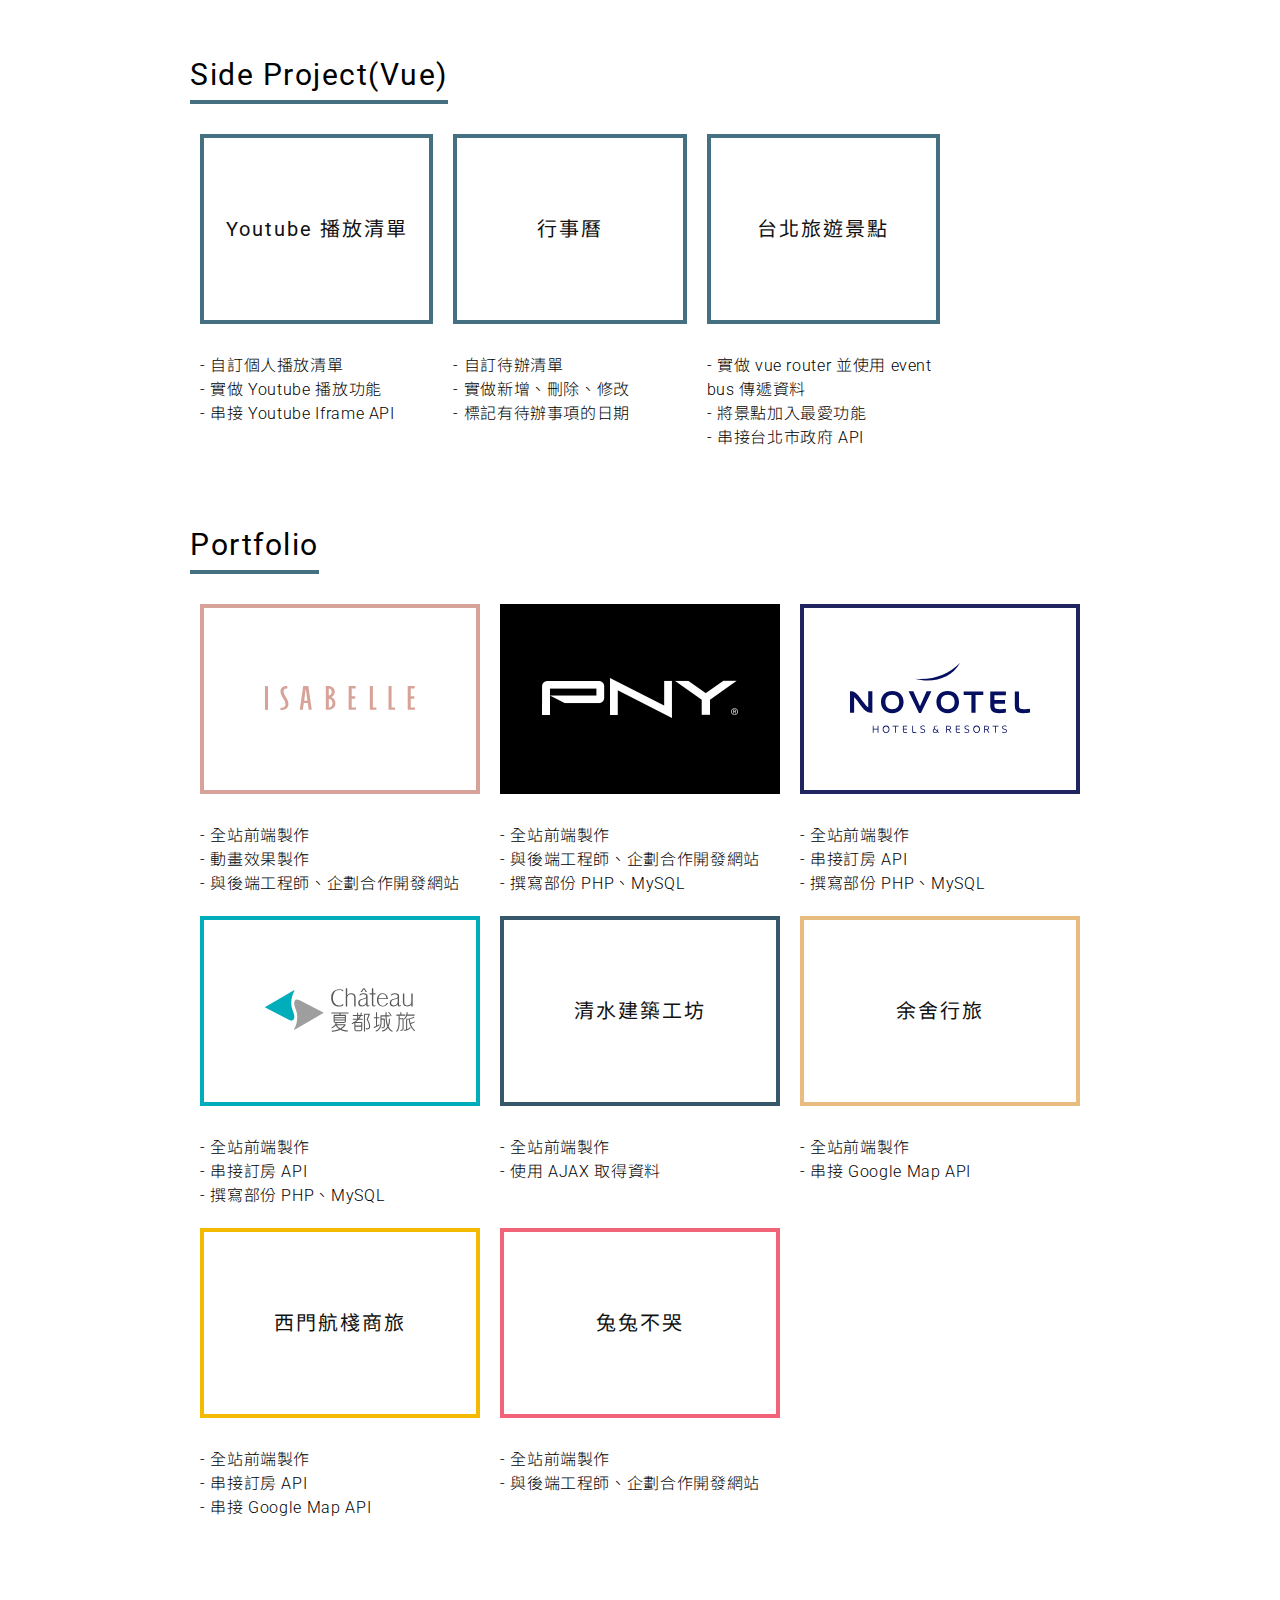
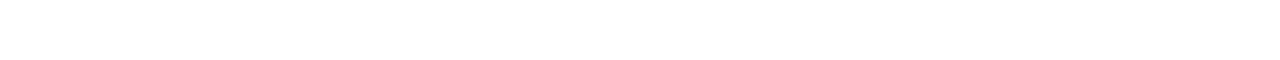
<file: index.html>
<!DOCTYPE html>
<html lang="en">

<head>
  <meta charset="UTF-8" />
  <meta
    name="viewport"
    content="width=device-width, initial-scale=1.0"
  />
  <title>Protfolio</title>
  <link
    rel="shortcut icon"
    href="image/trans32.png"
  />
  <link
    href="https://fonts.googleapis.com/css2?family=Noto+Sans+TC:wght@300;400&family=Noto+Serif+TC:wght@600&family=Roboto&display=swap"
    rel="stylesheet"
  />
  <link
    rel="stylesheet"
    href="css/reset.css"
  />
  <link
    rel="stylesheet"
    href="css/main.css"
  />
</head>

<body>
  <div class="resume">
    <!-- redo -->

    <div class="demoArea">
      <div class="top bottomLine">Side Project(Vue)</div>
      <div class="bottom">
        <ul class="demoList">
          <li>
            <div class="item">
              <div class="demoName">Youtube 播放清單</div>
            </div>
            <div class="demoExp">
              - 自訂個人播放清單<br />
              - 實做 Youtube 播放功能<br />
              - 串接 Youtube Iframe API
            </div>
            <a
              href="https://rexchip.github.io/play-list/"
              target="_blank"
            ></a>
          </li>

          <li>
            <div class="item">
              <div class="demoName">行事曆</div>
            </div>
            <div class="demoExp">
              - 自訂待辦清單<br />
              - 實做新增、刪除、修改<br />
              - 標記有待辦事項的日期
            </div>
            <a
              href="https://rexchip.github.io/calendar/"
              target="_blank"
            ></a>
          </li>

          <li>
            <div class="item">
              <div class="demoName">台北旅遊景點</div>
            </div>
            <div class="demoExp">
              - 實做 vue router 並使用 event bus 傳遞資料<br />
              - 將景點加入最愛功能<br />
              - 串接台北市政府 API
            </div>
            <a
              href="https://rexchip.github.io/attractions/"
              target="_blank"
            ></a>
          </li>

          <!-- <li>
            <div class="item">
              <div class="demoName">貨幣匯率圖表</div>
            </div>
            <div class="demoExp">
              - 利用圖表呈現每日貨幣資訊<br />
              - 轉換貨幣功能<br />
              - 串接貨幣 API
            </div>
            <a
              href="https://rexchip.github.io/exchangerate/"
              target="_blank"
            ></a>
          </li> -->

          <!-- <li>
            <div class="item">
              <div class="demoName">Youtube 熱門歌曲</div>
            </div>
            <div class="demoExp">
              - 使用 Vue component 管理各個組件<br />
              - 使用 Vue-router 實做 SPA 頁面<br />
              - 串接 Youtube Data API
            </div>
            <a
              href=""
              target="_blank"
            ></a>
          </li> -->

          <!-- <li>
            <div class="item">
              <div class="demoName">空氣品質</div>
            </div>
            <div class="demoExp">
              - 搜尋縣市取得空氣品質資訊<br />
              - 串接空氣品質 API
            </div>
            <a
              href="https://codepen.io/Midorii/full/ZEQMPag"
              target="_blank"
            ></a>
          </li> -->
        </ul>
      </div>
    </div>

    <div class="demoArea">
      <div class="top bottomLine">Portfolio</div>
      <div class="btottom">
        <ul class="demoList">
          <li>
            <div class="item one">
              <div class="demoName">
                <svg class="icon-isabelle">
                  <use xlink:href="#icon-isabelle"></use>
                </svg>
              </div>
            </div>
            <div class="demoExp">
              - 全站前端製作<br />
              - 動畫效果製作<br />
              - 與後端工程師、企劃合作開發網站
            </div>
            <a
              href="https://www.isabelle.com.tw/welcome/"
              target="_blank"
            ></a>
          </li>

          <li>
            <div class="item two">
              <div class="demoName">
                <img src="image/1.png" />
              </div>
            </div>
            <div class="demoExp">
              - 全站前端製作<br />
              - 與後端工程師、企劃合作開發網站<br />
              - 撰寫部份 PHP、MySQL
            </div>
            <a
              href="https://www.pny.com.tw/tw/"
              target="_blank"
            ></a>
          </li>

          <!-- <li>
            <div class="item five">
              <div class="demoName">
                <img src="image/2.png" />
              </div>
            </div>
            <div class="demoExp">
              - 全站前端製作<br />
              - 動畫效果製作<br />
              - 與後端工程師、企劃合作開發網站<br />
              - 撰寫部份 PHP、MySQL
            </div>
            <a
              href="https://www.adpclab.com/tw/"
              target="_blank"
            ></a>
          </li> -->

          <li>
            <div class="item six">
              <div class="demoName">
                <svg class="icon-novotel">
                  <use xlink:href="#icon-novotel"></use>
                </svg>
              </div>
            </div>
            <div class="demoExp">
              - 全站前端製作<br />
              - 串接訂房 API<br />
              - 撰寫部份 PHP、MySQL
            </div>
            <a
              href="https://www.novoteltaipeiairport.com/tw/"
              target="_blank"
            ></a>
          </li>

          <li>
            <div class="item three">
              <div class="demoName">
                <svg class="icon-tnchateau">
                  <use xlink:href="#icon-tnchateau"></use>
                </svg>
              </div>
            </div>
            <div class="demoExp">
              - 全站前端製作<br />
              - 串接訂房 API<br />
              - 撰寫部份 PHP、MySQL
            </div>
            <a
              href="https://www.tnchateau.com.tw/"
              target="_blank"
            ></a>
          </li>

          <li>
            <div class="item four">
              <div class="demoName"></div>
            </div>
            <div class="demoExp">
              - 全站前端製作<br />
              - 使用 AJAX 取得資料<br />
            </div>
            <a
              href="https://www.fuguach.com.tw/"
              target="_blank"
            ></a>
          </li>

          <li>
            <div class="item eight">
              <div class="demoName"></div>
            </div>
            <div class="demoExp">
              - 全站前端製作<br />
              - 串接 Google Map API
            </div>
            <a
              href="https://www.royalroihotel.com.tw/"
              target="_blank"
            ></a>
          </li>

          <li>
            <div class="item nine">
              <div class="demoName"></div>
            </div>
            <div class="demoExp">
              - 全站前端製作<br />
              - 串接訂房 API<br />
              - 串接 Google Map API
            </div>
            <a
              href="http://airline.ximenhotel.com.tw/"
              target="_blank"
            ></a>
          </li>

          <li>
            <div class="item seven">
              <div class="demoName"></div>
            </div>
            <div class="demoExp">
              - 全站前端製作<br />
              - 與後端工程師、企劃合作開發網站
            </div>
            <a
              href="https://www.922.org.tw/"
              target="_blank"
            ></a>
          </li>

          <!-- <li>
            <div class="item">
              <div class="demoName">AJAX</div>
            </div>
            <a
              href="ajax/index.html"
              target="_blank"
            ></a>
          </li> -->
        </ul>
      </div>
    </div>
    <!-- deniArea end -->
  </div>
  <!-- resume end -->

  <script src="js/main.js"></script>

  <svg display="none">
    <symbol
      id="circle"
      viewBox="0 0 50 50"
    >
      <circle
        cx="25"
        cy="25"
        r="20"
        fill="#FFFFFF"
        stroke="#45B0DC"
        stroke-width="5"
        stroke-dasharray="125.66"
      />
      <!-- storke-dasharry => radius * 2 * 3.14 -->
    </symbol>

    <symbol
      id="icon-isabelle"
      viewBox="0 0 150 24"
    >
      <rect
        y="0.108"
        width="3.01"
        height="23.75"
      />
      <path
        fill-rule="evenodd"
        clip-rule="evenodd"
        d="M15.468,5.241
          c-0.039,4.814,5.149,8.846,5.021,12.911c-0.163,3.602-3.593,3.497-3.593,3.497h-1.382V24h1.634c0.164,0,6.312-0.209,6.312-5.956
          C23.42,12.552,18.57,9.7,18.524,5.35c0-2.819,3.056-2.819,3.138-2.819h0.711V0H21.2C21.161,0,15.514,0.071,15.468,5.241"
      />
      <path
        fill-rule="evenodd"
        clip-rule="evenodd"
        d="M34.763,23.858h3.013l1.066-6.762
          h3.912l0.963,6.762h3.031L43.341,0.124h-5.142L34.763,23.858z M40.768,2.549l1.631,12.201H39.18L40.768,2.549z"
      />
      <path
        fill-rule="evenodd"
        clip-rule="evenodd"
        d="M63.503,23.858
          c3.891,0,7.028-2.744,6.9-6.601c-0.042-2.493-1.044-4.563-3.261-5.776l-0.754-0.427l0.839-0.606
          c1.755-1.288,2.509-2.639,2.509-4.634c0-3.459-2.718-5.706-6.404-5.706h-2.501v23.75H63.503z M63.794,2.602
          c0.085,0,2.889-0.072,2.928,3.287c0.043,2.493-1.506,3.171-2.928,3.527V2.602z M67.561,17.258c0,4.032-3.721,4.429-3.721,4.429
          v-9.022C63.88,12.665,67.561,13.159,67.561,17.258"
      />
      <polygon
        fill-rule="evenodd"
        clip-rule="evenodd"
        points="83.683,23.858 90.964,23.858
          90.964,21.507 86.692,21.507 86.692,12.694 90.253,12.694 90.253,10.306 86.692,10.306 86.692,2.564 90.622,2.564 90.622,0.108
          83.683,0.108 	"
      />
      <polygon
        fill-rule="evenodd"
        clip-rule="evenodd"
        points="107.878,0.108 104.864,0.108
          104.864,23.858 111.389,23.858 111.389,21.432 107.878,21.432 	"
      />
      <polygon
        fill-rule="evenodd"
        clip-rule="evenodd"
        points="126.555,0.108 123.541,0.108
          123.541,23.858 130.065,23.858 130.065,21.432 126.555,21.432 	"
      />
      <polygon
        fill-rule="evenodd"
        clip-rule="evenodd"
        points="142.727,23.858 150,23.858
          150,21.507 145.736,21.507 145.736,12.694 149.289,12.694 149.289,10.306 145.736,10.306 145.736,2.564 149.673,2.564
          149.673,0.108 142.727,0.108 	"
      />
    </symbol>

    <symbol
      id="icon-tnchateau"
      viewBox="0 0 226 65.301"
    >
      <g>
        <g>
          <path
            fill="#595757"
            d="M208.015,44.914h-5.144v-3.709h8.042c0.438,0,0.795-0.356,0.795-0.795c0-0.439-0.357-0.796-0.795-0.796
                h-5.401v-3.186c0-0.44-0.356-0.796-0.795-0.796c-0.44,0-0.796,0.355-0.796,0.796v3.186h-5.4c-0.439,0-0.795,0.356-0.795,0.796
                c0,0.438,0.356,0.795,0.795,0.795h2.76v10.901c0.004,2.479-0.576,9.433-3.283,11.798c-0.332,0.289-0.366,0.793-0.077,1.122
                c0.157,0.181,0.378,0.274,0.6,0.274c0.186,0,0.373-0.066,0.523-0.197c3.802-3.322,3.828-12.606,3.827-13v-5.6h4.349v14.548
                c0,0.8-0.651,1.448-1.45,1.448h-1.272c-0.44,0-0.795,0.357-0.795,0.797c0,0.438,0.355,0.795,0.795,0.795h1.272
                c1.676,0,3.041-1.363,3.041-3.04V45.709C208.811,45.269,208.455,44.914,208.015,44.914z"
          />
          <path
            fill="#595757"
            d="M209.431,45.337c-0.349,0.267-0.415,0.765-0.148,1.114c0.157,0.205,0.393,0.313,0.632,0.313
                c0.169,0,0.339-0.053,0.483-0.164c2.017-1.544,3.13-3.561,3.744-5.395h10.763c0.439,0,0.795-0.356,0.795-0.795
                c0-0.439-0.356-0.796-0.795-0.796h-10.332c0.371-1.769,0.314-3.107,0.308-3.226c-0.023-0.439-0.385-0.775-0.835-0.754
                c-0.438,0.023-0.775,0.395-0.754,0.835C213.295,36.526,213.523,42.203,209.431,45.337z"
          />
          <path
            fill="#595757"
            d="M225.681,62.99c-3.027-2.262-4.852-5.842-5.947-9.129l5.435-2.211c0.407-0.167,0.604-0.633,0.438-1.038
                c-0.167-0.406-0.629-0.601-1.037-0.437l-5.301,2.156c-0.677-2.441-0.963-4.549-1.071-5.582c3.929-0.875,6.329-2.283,6.463-2.365
                c0.377-0.225,0.499-0.713,0.275-1.088c-0.225-0.379-0.713-0.502-1.091-0.277c-0.041,0.025-4.227,2.473-10.515,2.79
                c-0.423,0.021-0.756,0.37-0.756,0.794v15.449c-1.54,0.434-2.639,0.447-2.661,0.447c-0.438,0.002-0.793,0.357-0.793,0.797
                c0,0.438,0.356,0.795,0.795,0.795c0.207,0,5.108-0.045,9.179-3.964c0.316-0.304,0.326-0.81,0.021-1.124
                c-0.304-0.318-0.809-0.328-1.125-0.021c-1.246,1.199-2.594,1.99-3.825,2.512V47.351c0.864-0.065,1.684-0.171,2.459-0.296
                c0.31,2.967,1.776,12.484,8.105,17.209c0.142,0.108,0.31,0.16,0.474,0.16c0.243,0,0.482-0.109,0.639-0.32
                C226.104,63.752,226.033,63.253,225.681,62.99z"
          />
        </g>
        <g>
          <path
            fill="#595757"
            d="M172.595,54.896c-0.194-0.395-0.671-0.558-1.065-0.364l-2.729,1.341V45.072h3.079
                c0.439,0,0.796-0.357,0.796-0.797c0-0.438-0.356-0.795-0.796-0.795h-3.079v-6.836c0-0.441-0.356-0.797-0.795-0.797
                s-0.795,0.355-0.795,0.797v6.836h-2.704c-0.439,0-0.795,0.356-0.795,0.795c0,0.439,0.356,0.797,0.795,0.797h2.704v11.34
                c0,0.078,0.015,0.152,0.037,0.224l-3.092,1.52c-0.393,0.193-0.557,0.671-0.362,1.065c0.138,0.281,0.42,0.444,0.715,0.444
                c0.117,0,0.236-0.026,0.349-0.081l7.375-3.624C172.626,55.767,172.788,55.289,172.595,54.896z"
          />
          <path
            fill="#595757"
            d="M191.934,63.77c-2.585-1.086-4.404-3.438-5.687-6.227c1.919-3.902,1.96-7.722,1.96-7.79v-3.407
                c0-0.44-0.356-0.797-0.795-0.797c-0.439,0-0.796,0.356-0.796,0.797v3.407c0,0.054-0.029,2.713-1.195,5.739
                c-1.822-5.176-2.15-11.082-2.209-13.227h3.961c0.439,0,0.796-0.356,0.796-0.797c0-0.439-0.356-0.793-0.796-0.793h-3.974v-4.23
                c0-0.441-0.356-0.797-0.795-0.797s-0.795,0.355-0.795,0.797v4.23h-6.827c-0.439,0-0.795,0.354-0.795,0.793v11.279
                c-0.001,0.086-0.199,8.822-6.752,10.906c-0.419,0.135-0.65,0.581-0.517,1c0.108,0.338,0.421,0.555,0.758,0.555
                c0.08,0,0.16-0.012,0.241-0.037c7.655-2.436,7.856-11.998,7.86-12.415v-5.534c0.018,0.002,0.035,0.006,0.053,0.006h3.358v9.944
                c0,0.798-0.65,1.45-1.449,1.45h-1.219c-0.438,0-0.795,0.355-0.795,0.793c0,0.44,0.357,0.797,0.795,0.797h1.219
                c1.676,0,3.04-1.363,3.04-3.04V46.434c0-0.439-0.356-0.797-0.795-0.797h-4.154c-0.018,0-0.036,0.004-0.053,0.006v-3.377h6.038
                c0.051,2.418,0.415,9.449,2.867,15.24c-1.417,2.543-3.776,5.006-7.704,6.127c-0.422,0.12-0.667,0.561-0.546,0.982
                c0.1,0.35,0.418,0.578,0.765,0.578c0.072,0,0.146-0.011,0.218-0.032c3.936-1.122,6.458-3.438,8.08-5.939
                c1.405,2.66,3.345,4.89,6.023,6.015c0.1,0.042,0.205,0.064,0.308,0.064c0.31,0,0.605-0.186,0.733-0.488
                C192.529,64.406,192.339,63.939,191.934,63.77z"
          />
          <path
            fill="#595757"
            d="M189.043,41.466c0.106,0.341,0.42,0.561,0.759,0.561c0.079,0,0.158-0.013,0.236-0.036
                c0.42-0.131,0.654-0.576,0.523-0.996c-0.595-1.919-3.123-4.776-3.41-5.098c-0.292-0.326-0.796-0.354-1.123-0.061
                c-0.328,0.293-0.356,0.795-0.063,1.123C186.682,37.756,188.626,40.121,189.043,41.466z"
          />
        </g>
        <path
          fill="#595757"
          d="M125.367,36.315h-24.901c-0.439,0-0.795,0.356-0.795,0.794c0,0.44,0.356,0.797,0.795,0.797h11.655v2.027
              h-7.958c-0.439,0-0.795,0.354-0.795,0.795v8.459c0,1.642,1.307,2.979,2.935,3.035c-0.047,1.117-0.69,4.143-5.916,6.635
              c-0.396,0.188-0.565,0.664-0.376,1.061c0.137,0.286,0.422,0.453,0.719,0.453c0.114,0,0.231-0.024,0.341-0.078
              c2.781-1.326,4.437-2.831,5.42-4.217c0.06,0.077,0.124,0.162,0.194,0.254c0.769,1.018,2.314,3.055,5.057,4.913
              c-2.703,1.222-6.178,2.2-10.584,2.466c-0.439,0.026-0.772,0.404-0.746,0.842c0.026,0.422,0.376,0.75,0.792,0.75
              c0.017,0,0.033-0.002,0.05-0.002c5.178-0.314,9.146-1.549,12.135-3.053c2.699,1.477,6.305,2.666,11.08,2.844
              c0.01,0,0.021,0,0.03,0c0.426,0,0.778-0.336,0.794-0.766c0.016-0.438-0.326-0.807-0.765-0.824
              c-3.996-0.149-7.092-1.021-9.487-2.168c4.492-2.723,6.218-5.858,6.335-6.078c0.131-0.244,0.123-0.543-0.021-0.782
              c-0.145-0.239-0.403-0.385-0.682-0.385H107.66c-0.045,0-0.09,0.005-0.133,0.013c0.266-0.764,0.35-1.412,0.365-1.871h10.99
              c1.676,0,3.041-1.364,3.041-3.041v-8.459c0-0.44-0.356-0.795-0.796-0.795h-7.414v-2.027h11.655c0.439,0,0.795-0.356,0.795-0.797
              C126.163,36.672,125.806,36.315,125.367,36.315z M120.33,46.968h-15.371v-1.921h15.371V46.968z M113.372,60.428
              c-2.704-1.647-4.281-3.57-5.184-4.75h10.973C118.22,56.866,116.393,58.766,113.372,60.428z M118.881,50.637h-12.472
              c-0.8,0-1.45-0.648-1.45-1.449v-0.629h15.371v0.629C120.33,49.988,119.68,50.637,118.881,50.637z M120.33,43.456h-15.371v-1.934
              h15.371V43.456z"
        />
        <g>
          <path
            fill="#595757"
            d="M146.67,41.85c0.438,0,0.795-0.357,0.795-0.797s-0.357-0.795-0.795-0.795h-1.475
                c0.584-1.687,0.686-2.822,0.695-2.958c0.032-0.438-0.297-0.817-0.734-0.849c-0.437-0.035-0.818,0.293-0.852,0.73
                c-0.003,0.035-0.119,1.255-0.837,3.076h-3.036v-2.875c0-0.439-0.356-0.795-0.796-0.795c-0.439,0-0.795,0.355-0.795,0.795v2.875
                h-5.921c-0.439,0-0.795,0.355-0.795,0.795s0.356,0.797,0.795,0.797h5.921v3.883h-5.921c-0.439,0-0.795,0.357-0.795,0.795
                c0,0.44,0.356,0.797,0.795,0.797h5.692c-1.843,1.771-4.272,3.538-7.487,5.078c-0.396,0.189-0.564,0.664-0.375,1.061
                c0.137,0.285,0.421,0.453,0.719,0.453c0.115,0,0.232-0.025,0.343-0.079c1.013-0.486,1.946-0.993,2.82-1.513v9.395
                c0,1.678,1.364,3.041,3.04,3.041h5.838c1.677,0,3.041-1.363,3.041-3.041V51.479c0-0.438-0.357-0.794-0.796-0.794h-8.639
                c1.496-1.102,2.737-2.236,3.767-3.361h5.789c0.438,0,0.795-0.356,0.795-0.797c0-0.438-0.357-0.795-0.795-0.795h-4.459
                c1.053-1.383,1.807-2.707,2.345-3.883H146.67z M143.508,63.17h-5.838c-0.799,0-1.449-0.651-1.449-1.451v-3.98h8.737v3.98
                C144.958,62.519,144.307,63.17,143.508,63.17z M144.958,56.148h-8.737v-3.873h8.737V56.148z M140.431,45.355V41.85h2.313
                C142.19,42.928,141.439,44.121,140.431,45.355z"
          />
          <path
            fill="#595757"
            d="M154.906,46.783l2.989-7.377c0.099-0.244,0.07-0.523-0.078-0.741c-0.147-0.222-0.395-0.353-0.659-0.353
                h-7.309c-0.439,0-0.796,0.356-0.796,0.797c0,0.012,0.004,0.023,0.004,0.039c0,0.012-0.004,0.023-0.004,0.038v25.317
                c0,0.439,0.356,0.797,0.796,0.797s0.795-0.357,0.795-0.797V39.903h5.332l-2.699,6.663c-0.099,0.243-0.07,0.52,0.074,0.74
                c0.05,0.072,4.85,7.395,3.084,11.752c-0.215,0.335-1.371,1.938-3.557,1.119c-0.411-0.154-0.87,0.055-1.024,0.467
                c-0.154,0.41,0.054,0.869,0.465,1.023c0.623,0.233,1.203,0.331,1.737,0.331c1.944,0,3.273-1.308,3.778-2.182
                c0.017-0.028,0.032-0.059,0.045-0.091C159.803,55.147,155.924,48.42,154.906,46.783z"
          />
        </g>
        <g>
          <rect
            x="157.518"
            y="7.781"
            fill="#595757"
            width="8.787"
            height="1.1"
          />
          <path
            fill="#595757"
            d="M134.81,8.936c-1.142-1.016-2.73-1.525-4.766-1.525c-1.453,0-2.663,0.267-3.631,0.801
                c-0.968,0.533-1.83,1.409-2.587,2.625V0h-2.085v27.371h2.085V14.727c0-1.65,0.502-3.036,1.508-4.152
                c0.93-1.054,2.375-1.582,4.337-1.582c1.613,0,2.811,0.416,3.593,1.248c0.434,0.471,0.738,0.994,0.912,1.572
                c0.174,0.576,0.261,1.35,0.261,2.316v3.101l0,0v10.142h2.085V17.229v-2.513V13.18C136.522,11.369,135.951,9.955,134.81,8.936z"
          />
          <path
            fill="#595757"
            d="M164.756,25.972c-1.068,0-1.602-0.665-1.602-1.993V8.881h3.408v-1.1h-3.408L163.153,0h-2.083v7.781
                h-3.295v1.1h3.295v14.836c0,0.746,0.04,1.299,0.122,1.658c0.081,0.361,0.251,0.707,0.512,1.042
                c0.497,0.646,1.266,0.968,2.309,0.968c0.932,0,1.805-0.235,2.625-0.707v-1.322C165.879,25.766,165.252,25.972,164.756,25.972z"
          />
          <path
            fill="#595757"
            d="M220.398,27.371h2.087c0-1.479-0.003-19.59-0.003-19.59h-2.084V20.59c0,1.242-0.354,2.295-1.061,3.164
                c-1.092,1.354-2.669,2.029-4.729,2.029c-1.7,0-2.96-0.489-3.779-1.47c-0.646-0.782-0.968-1.813-0.968-3.09V7.781h-2.085v13.572
                c0,1.824,0.49,3.232,1.47,4.227c1.217,1.203,2.904,1.805,5.064,1.805c1.638,0,2.984-0.359,4.04-1.08
                c0.708-0.484,1.39-1.264,2.048-2.344V27.371z"
          />
          <polygon
            fill="#595757"
            points="148.935,1.099 151.653,5.438 153.683,5.438 149.903,0 147.986,0 143.927,5.438 146.049,5.438
                        "
          />
          <path
            fill="#595757"
            d="M117.766,2.365v2.533c-1.056-0.885-2.008-1.49-2.857-1.826c-0.851-0.334-1.865-0.504-3.044-0.504
                c-3.264,0-5.708,1.199-7.334,3.594c-1.489,2.172-2.234,4.865-2.234,8.078c0,3.428,0.863,6.231,2.587,8.416
                c1.75,2.223,4.107,3.333,7.074,3.333c1.204,0,2.23-0.198,3.082-0.596c0.85-0.397,1.759-1.104,2.727-2.123v2.513
                c-1.042,0.596-2.008,1.014-2.895,1.25c-0.888,0.232-1.946,0.352-3.175,0.352c-3.661,0-6.528-1.065-8.6-3.201
                c-2.284-2.346-3.426-5.684-3.426-10.018c0-3.822,0.987-6.842,2.96-9.064c2.247-2.545,5.455-3.816,9.625-3.816
                C114.167,1.285,116.003,1.645,117.766,2.365z"
          />
          <path
            fill="#595757"
            d="M155.795,25.783c-0.844,0-1.266-0.656-1.266-1.972V11.504c0-1.277-0.503-2.279-1.508-3.004
                c-1.005-0.728-2.396-1.09-4.17-1.09c-1.179,0-2.194,0.123-3.044,0.371c-0.762,0.224-1.709,0.633-3.272,1.533v2.027
                c1.671-1.272,2.588-1.766,3.348-2.08c0.762-0.316,1.622-0.475,2.578-0.475c1.179,0,2.138,0.295,2.877,0.885
                c0.738,0.589,1.107,1.343,1.107,2.262c0,0.758-0.196,1.35-0.587,1.777c-0.391,0.429-1.058,0.785-2,1.07
                c-2.632,0.783-4.227,1.275-4.785,1.48c-0.558,0.205-1.21,0.521-1.955,0.939c-1.799,1.018-2.7,2.632-2.7,4.842
                c0,1.726,0.565,3.09,1.694,4.096c0.956,0.832,2.172,1.246,3.649,1.246c1.551,0,2.973-0.402,4.264-1.209
                c0.719-0.459,1.526-1.247,2.42-2.364c0.024,1.216,0.248,2.116,0.669,2.699c0.422,0.581,1.068,0.874,1.937,0.874
                c0.669,0,1.383-0.248,2.14-0.744v-1.49C156.596,25.572,156.13,25.783,155.795,25.783z M152.445,20.107
                c0,1.129-0.361,2.215-1.08,3.257c-1.155,1.663-2.743,2.493-4.766,2.493c-1.192,0-2.157-0.381-2.896-1.144
                c-0.738-0.765-1.108-1.759-1.108-2.987c0-1.068,0.342-2.037,1.024-2.906c0.633-0.793,1.831-1.45,3.594-1.973
                c2.394-0.732,4.139-1.408,5.231-2.028V20.107z"
          />
          <path
            fill="#595757"
            d="M203.253,25.783c-0.845,0-1.266-0.656-1.266-1.972V11.504c0-1.277-0.503-2.279-1.509-3.004
                c-1.004-0.728-2.396-1.09-4.169-1.09c-1.18,0-2.194,0.123-3.044,0.371c-0.761,0.224-1.709,0.633-3.273,1.533v2.027
                c1.673-1.272,2.59-1.766,3.348-2.08c0.764-0.316,1.623-0.475,2.579-0.475c1.179,0,2.137,0.295,2.876,0.885
                c0.738,0.589,1.107,1.343,1.107,2.262c0,0.758-0.195,1.35-0.586,1.777c-0.391,0.429-1.058,0.785-2.002,1.07
                c-2.631,0.783-4.226,1.275-4.784,1.48s-1.209,0.521-1.954,0.939c-1.8,1.018-2.7,2.632-2.7,4.842c0,1.726,0.564,3.09,1.694,4.096
                c0.956,0.832,2.172,1.246,3.649,1.246c1.551,0,2.972-0.402,4.264-1.209c0.719-0.459,1.526-1.247,2.419-2.364
                c0.025,1.216,0.249,2.116,0.67,2.699c0.422,0.581,1.068,0.874,1.937,0.874c0.669,0,1.383-0.248,2.141-0.744v-1.49
                C204.054,25.572,203.588,25.783,203.253,25.783z M199.901,20.107c0,1.129-0.36,2.215-1.079,3.257
                c-1.155,1.663-2.743,2.493-4.766,2.493c-1.192,0-2.157-0.381-2.896-1.144c-0.739-0.765-1.107-1.759-1.107-2.987
                c0-1.068,0.341-2.037,1.024-2.906c0.633-0.793,1.831-1.45,3.593-1.973c2.395-0.732,4.139-1.408,5.23-2.028V20.107z"
          />
          <path
            fill="#595757"
            d="M183.145,22.093c-0.314,0.718-0.696,1.38-1.162,1.97c-1.205,1.539-2.578,2.307-4.466,2.307
                c-1.899,0-3.291-0.91-4.658-2.307c-0.836-0.852-1.375-2.332-1.683-3.807c-0.203-0.975-0.334-2.328-0.334-4.078h14.409
                c-0.248-3.426-1.428-5.889-3.537-7.391c-1.304-0.932-2.823-1.396-4.562-1.396c-2.42,0-4.412,0.838-5.976,2.514
                c-1.663,1.801-2.494,4.336-2.494,7.615c0,2.993,0.777,4.573,0.777,4.573c0.696,1.656,1.706,2.919,3.026,3.786
                c1.441,0.953,3.118,1.428,5.032,1.428c2.739,0,4.774-0.965,6.453-2.893c0.598-0.689,1.083-1.465,1.462-2.321H183.145z
                M173.298,10.071c1.116-1.017,2.408-1.525,3.872-1.525c1.142,0,2.141,0.296,2.998,0.894c1.005,0.707,1.75,1.712,2.234,3.016
                c0.251,0.696,0.436,1.541,0.561,2.52h-11.948C171.369,12.785,172.127,11.148,173.298,10.071z"
          />
        </g>
        <g>
          <path
            fill="#00ADBA"
            d="M43.688,2.867L0.261,27.976c-0.358,0.206-0.345,0.726,0.022,0.915l35.67,18.428
                c8.236,4.215,8.675-3.44,7.999-6.768c-0.945-4.932-2.733-7.424-3.779-12.386c-1.708-8.083,0.277-18.229,4.213-24.573
                C44.674,3.127,44.163,2.594,43.688,2.867z"
          />
          <g>
            <path
              fill="#9E9E9F"
              d="M44.494,62.432l43.387-25.1c0.357-0.206,0.345-0.727-0.021-0.916l-35.672-18.4
                  c-8.202-4.243-8.64,3.412-7.999,6.737c0.978,4.961,2.768,7.454,3.814,12.415c1.707,8.055-0.274,18.213-4.206,24.538
                  C43.51,62.171,44.021,62.707,44.494,62.432z"
            />
          </g>
        </g>
      </g>
    </symbol>

    <symbol
      id="icon-novotel"
      viewBox="0 0 180 70"
    >
      <g>
        <path
          fill="#050E5F"
          d="M52.895,62.764h4.233v0.757h-3.438v2.267h3.293v0.756h-3.293v1.226c0,1.115,0.363,1.439,1.629,1.439
        c0.47,0,1.159-0.036,1.845-0.108v0.719c-0.543,0.073-1.086,0.145-1.953,0.145c-1.665,0-2.315-0.504-2.315-2.194V62.764z
        M105.821,62.764h4.232v0.757h-3.437v2.267h3.293v0.756h-3.293v1.226c0,1.115,0.362,1.439,1.63,1.439
        c0.469,0,1.155-0.036,1.844-0.108v0.719c-0.543,0.073-1.086,0.145-1.953,0.145c-1.665,0-2.316-0.504-2.316-2.194V62.764z
        M63.061,68.091c0,0.973,0.361,1.117,1.627,1.117c0.471,0,0.978-0.036,1.665-0.108v0.719c-0.543,0.073-0.904,0.145-1.773,0.145
        c-1.664,0-2.315-0.325-2.315-1.764v-5.436h0.796V68.091z M84.521,65.608c-0.959,0.349-1.731,1.216-1.731,2.369
        c0,1.151,0.849,2.022,2.345,2.022c2.227,0,3.374-1.861,2.97-3.826h-0.698c0.282,1.908-0.68,3.143-2.173,3.143
        c-0.974,0-1.684-0.447-1.684-1.339c0-0.794,0.531-1.566,1.443-1.829L84.521,65.608z M88.275,69.855h1.014l-3.691-3.672
        c-0.795-0.828-1.037-1.188-1.037-1.692c0-0.755,0.604-1.152,1.363-1.152c0.469,0,0.939,0.073,1.447,0.252v-0.684
        c-0.47-0.18-0.906-0.253-1.447-0.253c-1.592,0-2.195,0.9-2.195,1.837c0,0.541,0.313,1.188,0.747,1.62L88.275,69.855z M154.408,70
        c-0.832,0-1.773-0.217-2.315-0.47v-0.719c0.614,0.252,1.448,0.468,2.315,0.468c1.121,0,1.701-0.576,1.701-1.296
        c0-2.088-3.979-0.756-3.979-3.457c0-0.972,0.686-1.906,2.314-1.906c0.722,0,1.482,0.144,2.025,0.36v0.756
        c-0.579-0.216-1.304-0.397-1.99-0.397c-1.049,0-1.591,0.504-1.591,1.188c0,1.909,4.016,0.649,4.016,3.457
        C156.905,69.172,155.892,70,154.408,70 M116.783,70c-0.831,0-1.773-0.217-2.314-0.47v-0.719c0.615,0.252,1.446,0.468,2.314,0.468
        c1.121,0,1.7-0.576,1.7-1.296c0-2.088-3.979-0.756-3.979-3.457c0-0.972,0.688-1.906,2.313-1.906c0.724,0,1.484,0.144,2.027,0.36
        v0.756c-0.579-0.216-1.304-0.397-1.99-0.397c-1.049,0-1.592,0.504-1.592,1.188c0,1.909,4.016,0.649,4.016,3.457
        C119.279,69.172,118.267,70,116.783,70 M96.958,66.148h1.736c0.869,0,1.556-0.397,1.556-1.333c0-0.899-0.651-1.295-1.483-1.295
        h-1.809V66.148z M96.163,62.764h2.641c1.193,0,2.242,0.757,2.242,2.017c0,1.188-0.76,1.836-1.665,1.979l2.136,3.096h-0.941
        l-2.061-2.952h-1.557v2.952h-0.795V62.764z M126.624,63.375c-1.664,0-2.562,1.405-2.562,2.916c0,1.548,0.897,2.953,2.562,2.953
        s2.563-1.405,2.563-2.953C129.187,64.815,128.288,63.375,126.624,63.375 M126.624,70c-2.242,0-3.399-1.764-3.399-3.709
        c0-1.943,1.157-3.671,3.399-3.671c2.243,0,3.4,1.728,3.4,3.671C130.024,68.236,128.867,70,126.624,70 M145.907,63.521v6.335h-0.797
        v-6.335h-2.568v-0.757h5.934v0.757H145.907z M134.944,66.148h1.738c0.868,0,1.555-0.397,1.555-1.333
        c0-0.899-0.651-1.295-1.484-1.295h-1.809V66.148z M134.149,62.764h2.641c1.193,0,2.243,0.757,2.243,2.017
        c0,1.188-0.761,1.836-1.664,1.979l2.134,3.096h-0.941l-2.062-2.952h-1.556v2.952h-0.795V62.764z M72.684,70
        c-0.832,0-1.773-0.217-2.315-0.47v-0.719c0.615,0.252,1.447,0.468,2.315,0.468c1.121,0,1.699-0.576,1.699-1.296
        c0-2.088-3.979-0.756-3.979-3.492c0-1.116,0.832-1.871,2.387-1.871c0.651,0,1.411,0.144,1.954,0.36v0.72
        c-0.578-0.218-1.302-0.361-1.844-0.361c-1.123,0-1.738,0.397-1.738,1.116c0,1.98,4.017,0.721,4.017,3.528
        C75.18,69.172,74.167,70,72.684,70 M45.948,63.521v6.335h-0.797v-6.335h-2.604v-0.757h5.969v0.757H45.948z M36.071,63.375
        c-1.663,0-2.56,1.405-2.56,2.916c0,1.548,0.897,2.953,2.56,2.953c1.664,0,2.563-1.405,2.563-2.953
        C38.633,64.815,37.735,63.375,36.071,63.375 M36.071,70c-2.242,0-3.399-1.764-3.399-3.709c0-1.943,1.157-3.671,3.399-3.671
        c2.244,0,3.402,1.728,3.402,3.671C39.473,68.236,38.314,70,36.071,70 M27.643,69.855v-3.276H23.59v3.276h-0.796v-7.092h0.796v3.061
        h4.052v-3.061h0.796v7.092H27.643z"
        />
        <path
          fill="#050E5F"
          d="M64.886,15.865C85.024,17.269,98.45,11.044,110.04,0C101.364,15.28,82.832,20.753,64.886,15.865"
        />
        <path
          fill="#050E5F"
          d="M20.714,49.743c-7.071,0-11.926-11.704-16.584-15.583v15.583H0V28.374h1.684
        c5.881,0,11.499,12.328,16.552,16.24v-16.24h4.13v21.369H20.714z"
        />
        <path
          fill="#050E5F"
          d="M42.283,50.169c-6.97,0-11.298-4.667-11.298-11.111c0-6.54,4.328-11.11,11.298-11.11
        c7.005,0,11.298,4.57,11.298,11.11C53.582,45.502,49.288,50.169,42.283,50.169 M42.283,31.827c-4.526,0-6.904,2.958-6.904,7.23
        c0,4.274,2.378,7.168,6.904,7.168c4.559,0,6.938-2.894,6.938-7.168C49.221,34.785,46.842,31.827,42.283,31.827"
        />
        <polygon
          fill="#050E5F"
          points="70.956,49.908 68.974,49.908 58.567,28.374 63.325,28.374 69.965,43.135 76.606,28.374
        81.43,28.374 	"
        />
        <path
          fill="#050E5F"
          d="M97.714,50.169c-6.972,0-11.3-4.667-11.3-11.111c0-6.54,4.328-11.11,11.3-11.11
        c7.003,0,11.297,4.57,11.297,11.11C109.011,45.502,104.717,50.169,97.714,50.169 M97.714,31.827c-4.527,0-6.906,2.958-6.906,7.23
        c0,4.274,2.379,7.168,6.906,7.168c4.559,0,6.937-2.894,6.937-7.168C104.65,34.785,102.272,31.827,97.714,31.827"
        />
        <polygon
          fill="#050E5F"
          points="125.561,32.09 125.561,49.741 121.397,49.741 121.397,32.09 113.667,32.09 113.667,28.375
        133.291,28.375 133.291,32.09 	"
        />
        <path
          fill="#050E5F"
          d="M149.244,50.171c-5.946,0-8.986-2.04-8.986-7.693V28.375h15.627v3.879h-11.464v4.669h10.604v3.878h-10.604
        v1.775c0,2.894,1.585,3.649,4.988,3.649c3.04,0,4.691-0.199,6.476-0.494v3.815C154.101,49.874,152.548,50.171,149.244,50.171"
        />
        <path
          fill="#050E5F"
          d="M173.127,50.171c-5.913,0-8.325-2.268-8.325-7.891V28.375h4.163v13.972c0,2.926,1.057,3.879,4.46,3.879
        c2.939,0,4.79-0.229,6.575-0.462v3.783C178.215,49.874,176.432,50.171,173.127,50.171"
        />
      </g>
    </symbol>
  </svg>
</body>

</html>
</file>
<file: css/main.css>
@charset "UTF-8";
.test {
  height: 500px;
  margin-left: auto;
  margin-right: auto;
}

@media (min-width: 200px) and (max-width: 1920px) {
  .test {
    background-color: blue;
  }
}

* {
  position: relative;
  -webkit-box-sizing: border-box;
  box-sizing: border-box;
}

*:before, *:after {
  position: relative;
  -webkit-box-sizing: border-box;
  box-sizing: border-box;
}

svg.circle {
  width: 50px;
  height: 50px;
  stroke-dashoffset: 125.66;
  -webkit-transform: rotate(-90deg);
  -ms-transform: rotate(-90deg);
  transform: rotate(-90deg);
  -webkit-transition: all 0.5s;
  -o-transition: all 0.5s;
  transition: all 0.5s;
}

.title {
  display: inline-block;
  font-family: "Roboto", "Noto Sans TC", serif;
  font-size: 30px;
  letter-spacing: 0.05em;
}

.bottomLine {
  display: inline-block;
  margin-bottom: 30px;
  padding-bottom: 14px;
}

.bottomLine:before {
  content: '';
  position: absolute;
  left: 0;
  bottom: 0;
  display: block;
  width: 100%;
  height: 4px;
  background-color: #457081;
}

.resume {
  padding-top: 60px;
  padding-left: 20px;
  padding-right: 20px;
  padding-bottom: 60px;
}

.resume > div {
  width: 100%;
  max-width: 900px;
  margin-left: auto;
  margin-right: auto;
  padding-bottom: 60px;
}

@media (max-width: 480px) {
  .resume > div {
    padding-bottom: 40px;
  }
}

@media (max-width: 780px) {
  .resume .infoArea {
    padding-bottom: 40px;
  }
}

@media (max-width: 480px) {
  .resume .infoArea {
    padding-bottom: 20px;
  }
}

@media (max-width: 480px) {
  .resume .mainSkillBox {
    padding-bottom: 20px;
  }
}

.resume .name {
  position: relative;
}

.resume .name span:before {
  content: '黃宥翔';
  font-family: "Roboto", "Noto Sans TC", serif;
  font-size: 30px;
  letter-spacing: 0.05em;
}

.resume .name span:after {
  content: 'j19920727@gmail.com';
  position: absolute;
  left: calc(100% + 20px);
  bottom: 5px;
  font-family: "Roboto", serif;
  font-size: 18px;
  letter-spacing: 0.05em;
}

.skillBox {
  display: -webkit-box;
  display: -ms-flexbox;
  display: flex;
  -ms-flex-wrap: wrap;
  flex-wrap: wrap;
}

.skillBox > div {
  width: 16.66%;
  text-align: center;
}

@media (max-width: 780px) {
  .skillBox > div {
    width: 33.33%;
    padding-bottom: 20px;
  }
}

@media (max-width: 480px) {
  .skillBox > div {
    width: 50%;
  }
}

.skillBox .skillName {
  font-family: "Roboto", serif;
  letter-spacing: 0.05em;
  padding-top: 10px;
  padding-left: 5px;
  padding-right: 5px;
}

.mainSkillBox {
  font-family: "Roboto", serif;
  letter-spacing: 0.04em;
  font-size: 14px;
  line-height: 24px;
}

.mainSkillBox .row {
  display: -webkit-box;
  display: -ms-flexbox;
  display: flex;
  -ms-flex-wrap: wrap;
  flex-wrap: wrap;
}

.mainSkillBox .row > div {
  width: 33.33%;
  padding-right: 10px;
}

@media (max-width: 480px) {
  .mainSkillBox .row > div {
    width: 50%;
    padding-bottom: 20px;
  }
}

.mainSkillBox h3 {
  font-size: 24px;
  padding-bottom: 10px;
}

.experienceArea .row h3 {
  padding-bottom: 20px;
}

.experienceArea .row h3:before {
  content: '愛貝斯網路 - 前端工程師';
  font-family: "Roboto", "Noto Sans TC", serif;
  font-size: 20px;
  font-weight: 400;
  letter-spacing: 0.04em;
}

.experienceArea .row .text {
  font-family: "Noto Sans TC", serif;
  font-weight: 300;
  line-height: 24px;
  letter-spacing: 0.04em;
}

.demoArea > .top {
  font-family: "Roboto", serif;
  font-size: 30px;
  letter-spacing: 0.05em;
}

.demoList {
  display: -webkit-box;
  display: -ms-flexbox;
  display: flex;
  -ms-flex-wrap: wrap;
  flex-wrap: wrap;
  justify-self: start;
  -webkit-user-select: none;
  -moz-user-select: none;
  -ms-user-select: none;
  user-select: none;
}

.demoList li {
  position: relative;
  width: 33.33%;
  -webkit-perspective: 1000px;
  perspective: 1000px;
  margin-bottom: 10px;
  padding-left: 10px;
  padding-right: 10px;
}

@media (max-width: 780px) {
  .demoList li {
    width: 50%;
  }
}

@media (max-width: 640px) {
  .demoList li {
    width: 100%;
  }
}

@media (min-width: 641px) {
  .demoList li:hover .item {
    -webkit-transform: rotateX(30deg) rotateY(-25deg) rotateZ(5deg);
    transform: rotateX(30deg) rotateY(-25deg) rotateZ(5deg);
  }
  .demoList li:hover .item:after {
    top: 20px;
    left: 20px;
  }
}

.demoList li > a {
  position: absolute;
  top: 0;
  left: 0;
  width: 100%;
  height: 100%;
  z-index: 1;
}

.demoList .item {
  position: relative;
  display: -webkit-box;
  display: -ms-flexbox;
  display: flex;
  -webkit-box-align: center;
  -ms-flex-align: center;
  align-items: center;
  -webkit-box-pack: center;
  -ms-flex-pack: center;
  justify-content: center;
  min-height: 190px;
  -webkit-transition: all 1s cubic-bezier(0.19, 1, 0.22, 1);
  -o-transition: all 1s cubic-bezier(0.19, 1, 0.22, 1);
  transition: all 1s cubic-bezier(0.19, 1, 0.22, 1);
  background-color: #fff;
  cursor: pointer;
  z-index: 1;
}

.demoList .item.one:before {
  border-color: #d7a297;
}

.demoList .item.one:after {
  background-color: rgba(215, 162, 151, 0.6);
}

.demoList .item.two:before {
  border-color: #000;
  background-color: #000;
}

.demoList .item.two:after {
  background-color: rgba(0, 0, 0, 0.6);
}

.demoList .item.three:before {
  border-color: #00adba;
}

.demoList .item.three:after {
  background-color: rgba(0, 173, 186, 0.6);
}

.demoList .item.four:before {
  border-color: #37586b;
}

.demoList .item.four:after {
  background-color: rgba(55, 88, 107, 0.6);
}

.demoList .item.four .demoName:before {
  content: '清水建築工坊';
  font-family: "Roboto", "Noto Sans TC", serif;
  font-size: 20px;
  letter-spacing: 0.1em;
  color: #111;
}

.demoList .item.five:before {
  border-color: #31b4ae;
}

.demoList .item.five:after {
  background-color: rgba(49, 180, 174, 0.6);
}

.demoList .item.five img {
  width: 200px;
}

.demoList .item.six:before {
  border-color: #20255f;
}

.demoList .item.six:after {
  background-color: rgba(32, 37, 95, 0.6);
}

.demoList .item.seven:before {
  border-color: #f16377;
}

.demoList .item.seven:after {
  background-color: rgba(241, 99, 119, 0.6);
}

.demoList .item.seven .demoName:before {
  content: '兔兔不哭';
  font-family: "Roboto", "Noto Sans TC", serif;
  font-size: 20px;
  letter-spacing: 0.1em;
  color: #111;
}

.demoList .item.eight:before {
  border-color: #e8bb7e;
}

.demoList .item.eight:after {
  background-color: rgba(232, 187, 126, 0.6);
}

.demoList .item.eight .demoName:before {
  content: '余舍行旅';
  font-family: "Roboto", "Noto Sans TC", serif;
  font-size: 20px;
  letter-spacing: 0.1em;
  color: #111;
}

.demoList .item.nine:before {
  border-color: #f4ba00;
}

.demoList .item.nine:after {
  background-color: rgba(244, 186, 0, 0.6);
}

.demoList .item.nine .demoName:before {
  content: '西門航棧商旅';
  font-family: "Roboto", "Noto Sans TC", serif;
  font-size: 20px;
  letter-spacing: 0.1em;
  color: #111;
}

.demoList .item:before {
  content: '';
  position: absolute;
  top: 0;
  left: 0;
  display: block;
  width: 100%;
  height: 100%;
  -webkit-transition: all 1s cubic-bezier(0.19, 1, 0.22, 1);
  -o-transition: all 1s cubic-bezier(0.19, 1, 0.22, 1);
  transition: all 1s cubic-bezier(0.19, 1, 0.22, 1);
  background-color: #fff;
  border: solid 4px #457081;
  z-index: -1;
}

.demoList .item:after {
  content: '';
  position: absolute;
  top: 0;
  left: 0;
  display: block;
  width: 100%;
  height: 100%;
  -webkit-transition: all 1s cubic-bezier(0.19, 1, 0.22, 1);
  -o-transition: all 1s cubic-bezier(0.19, 1, 0.22, 1);
  transition: all 1s cubic-bezier(0.19, 1, 0.22, 1);
  background: #0086bb;
  z-index: -2;
}

.demoList .demoName {
  font-family: "Roboto", "Noto Sans TC", serif;
  font-size: 20px;
  letter-spacing: 0.1em;
  color: #111;
}

.demoList .demoExp {
  font-family: "Roboto", "Noto Sans TC", serif;
  font-weight: 300;
  line-height: 24px;
  letter-spacing: 0.04em;
  padding-top: 30px;
  padding-bottom: 10px;
}

@media (max-width: 640px) {
  .demoList .demoExp {
    padding-top: 10px;
  }
}

.demoList .icon-isabelle {
  fill: #d7a297;
  width: 150px;
}

.demoList .icon-tnchateau {
  width: 150px;
}

.demoList .icon-novotel {
  width: 180px;
}
</file>
